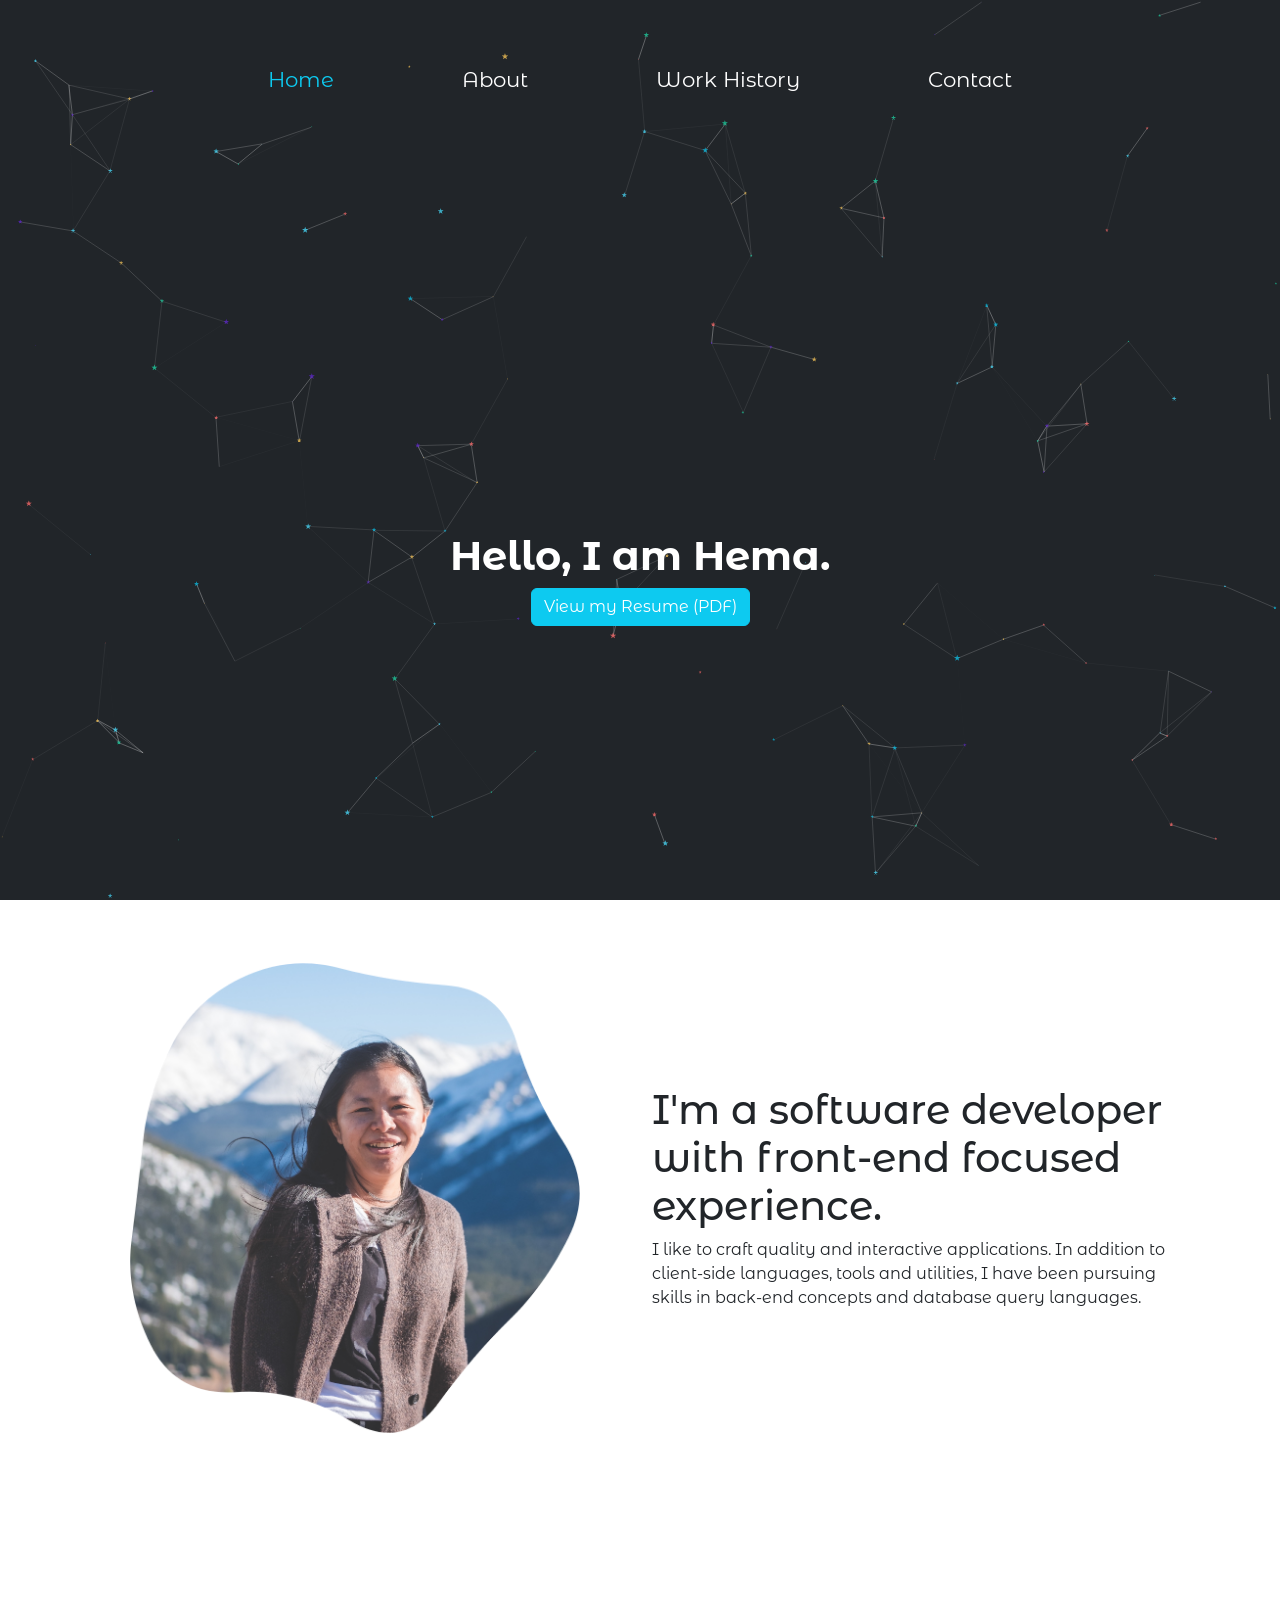
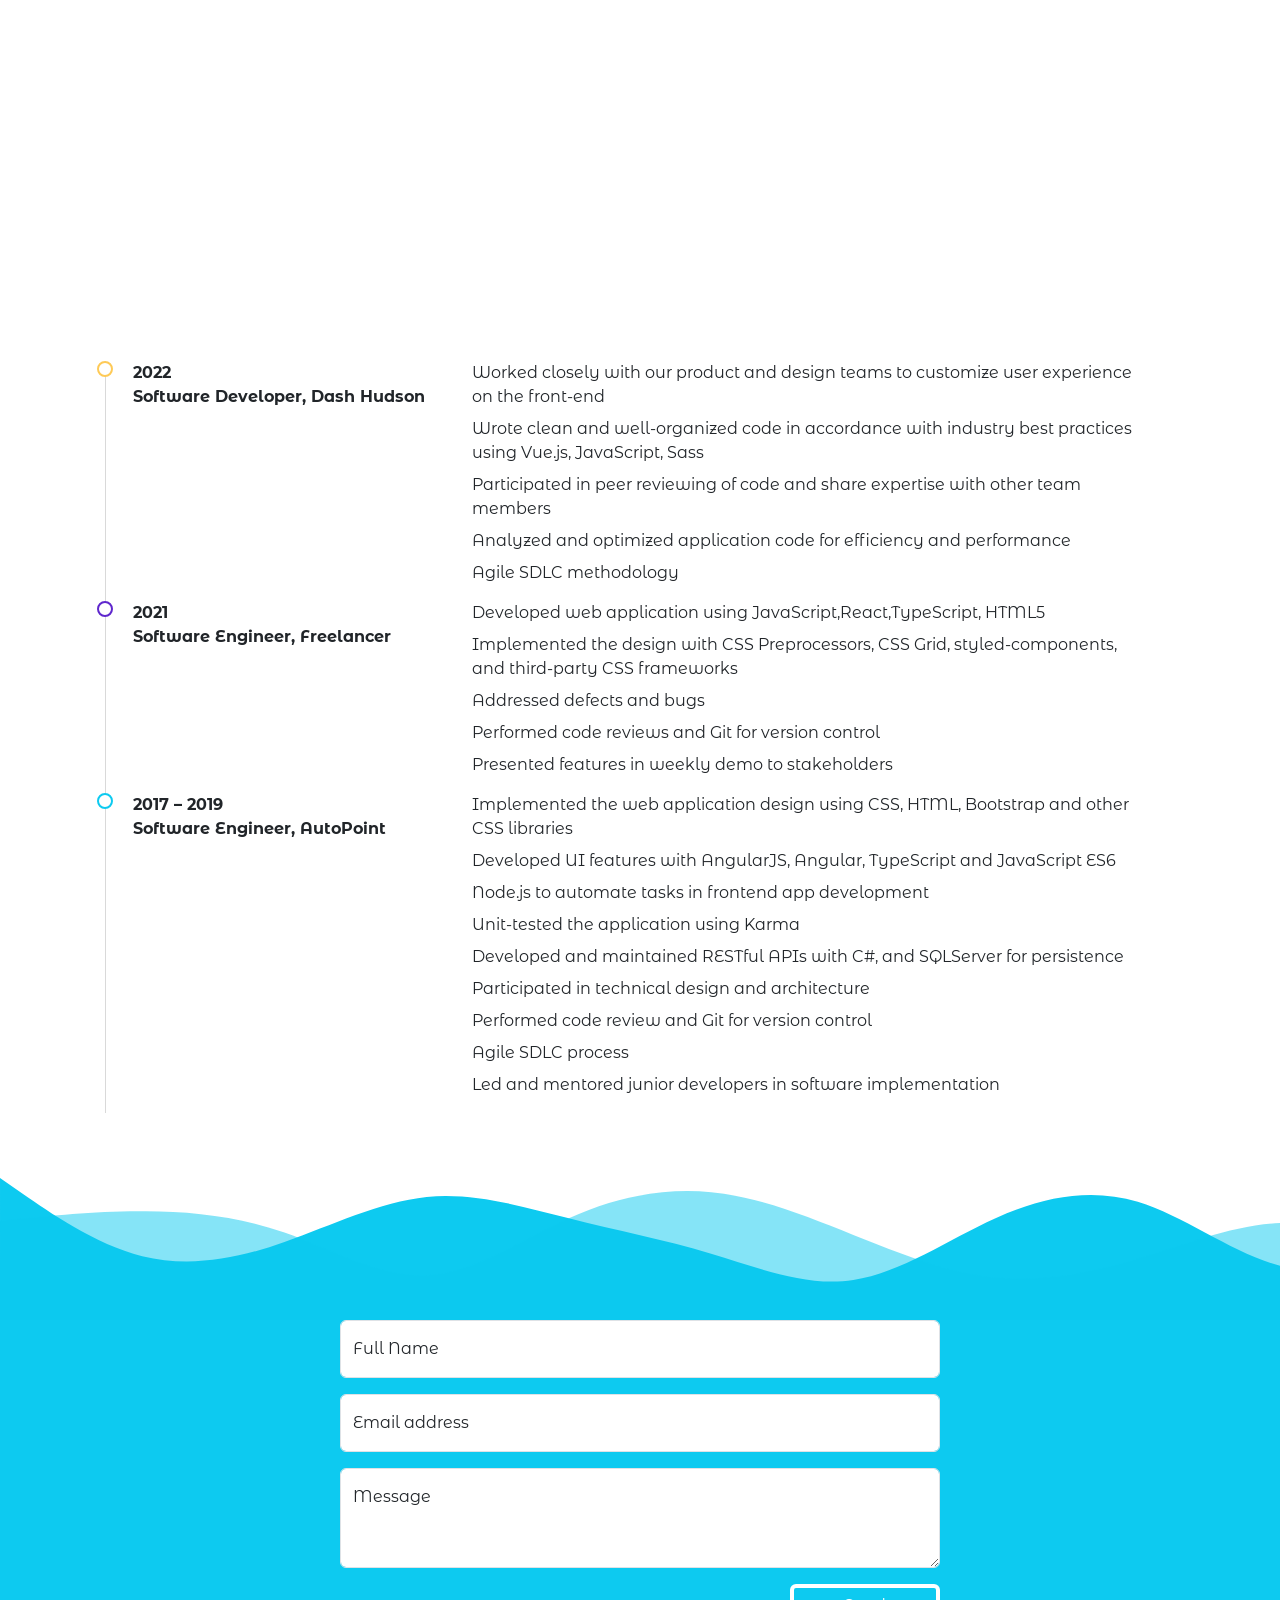
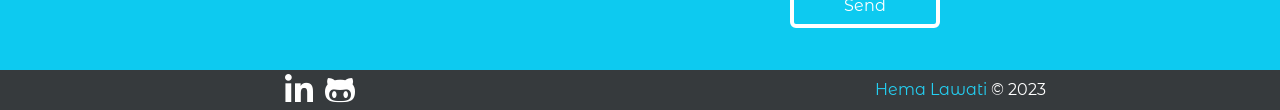
<file: index.html>
<!DOCTYPE html>
<html>
	<head>
		<meta charset="utf-8" />
		<meta name="viewport" content="width=device-width, initial-scale=1" />

		<script
			src="https://code.jquery.com/jquery-3.2.1.slim.min.js"
			integrity="sha384-KJ3o2DKtIkvYIK3UENzmM7KCkRr/rE9/Qpg6aAZGJwFDMVNA/GpGFF93hXpG5KkN"
			crossorigin="anonymous"
		></script>
		<link
			href="https://cdn.jsdelivr.net/npm/bootstrap@5.0.0-beta3/dist/css/bootstrap.min.css"
			rel="stylesheet"
			integrity="sha384-eOJMYsd53ii+scO/bJGFsiCZc+5NDVN2yr8+0RDqr0Ql0h+rP48ckxlpbzKgwra6"
			crossorigin="anonymous"
		/>
		<script
			src="https://maxcdn.bootstrapcdn.com/bootstrap/4.0.0/js/bootstrap.min.js"
			integrity="sha384-JZR6Spejh4U02d8jOt6vLEHfe/JQGiRRSQQxSfFWpi1MquVdAyjUar5+76PVCmYl"
			crossorigin="anonymous"
		></script>
		<script
			src="https://cdn.jsdelivr.net/npm/bootstrap@5.0.2/dist/js/bootstrap.bundle.min.js"
			integrity="sha384-MrcW6ZMFYlzcLA8Nl+NtUVF0sA7MsXsP1UyJoMp4YLEuNSfAP+JcXn/tWtIaxVXM"
			crossorigin="anonymous"
		></script>
		<link rel="preconnect" href="https://fonts.gstatic.com" />
		<link
			href="https://fonts.googleapis.com/css2?family=Montserrat+Alternates:wght@200&display=swap"
			rel="stylesheet"
		/>
		<link href="css/all.css" rel="stylesheet" />
		<link rel="stylesheet" href="css/style.css" />
		<script type="text/javascript" src="javascript/main-page.js"></script>
		<link rel="icon" type="image/x-icon" href="favicon.ico" />

		<title>Hema Lawati</title>
	</head>
	<body data-spy="scroll" data-target="#mainNav" data-offset="150">
		<nav class="navbar navbar-expand-md fixed-top">
			<button
				class="navbar-toggler"
				type="button"
				data-toggle="collapse"
				data-target="#mainNav"
				aria-controls="mainNav"
				aria-expanded="false"
				aria-label="Toggle navigation"
				onclick="hideOrShowIntro()"
			>
				<i class="fas fa-2x fa-bars fa-inverse"></i>
			</button>
			<div class="collapse navbar-collapse" id="mainNav">
				<ul class="nav nav-pills">
					<li class="nav-item p-sm-4 p-lg-5">
						<a class="nav-link active" href="#home">Home</a>
					</li>
					<li class="nav-item p-sm-4 p-lg-5">
						<a class="nav-link" href="#about">About</a>
					</li>
					<li class="nav-item p-sm-4 p-lg-5">
						<a class="nav-link" href="#work-history">Work History</a>
					</li>
					<li class="nav-item p-sm-4 p-lg-5">
						<a class="nav-link" href="#contact">Contact</a>
					</li>
				</ul>
			</div>
		</nav>
		<section id="home">
			<div id="particles-js" class="bg-dark"></div>
			<center class="greeting">
				<h1 class="fw-bold text-white">Hello, I am Hema.</h1>
				<a href="Hema_Lawati_Resume.pdf" target="_blank">
					<button class="btn btn-outline-info resume-pdf">
						View my Resume (PDF)
					</button>
				</a>
			</center>
		</section>
		<section id="about">
			<div class="container d-flex">
				<div class="row align-items-center">
					<div class="col-lg-6 col-md-6 col-12">
						<img
							class="img-fluid p-lg-5"
							src="images/profile-photo.png"
							alt="profile-photo"
						/>
					</div>
					<div class="col-lg-6 col-md-6 col-12">
						<h1>
							I'm a software developer with front-end focused experience.
						</h1>
						I like to craft quality and interactive applications. In
						addition to client-side languages, tools and utilities, I have been
						pursuing skills in back-end concepts and database query languages.
					</div>
				</div>
			</div>
		</section>
		<section class="parallax-1"></section>
		<!-- <section id="work-history">
			<div class="timeline d-flex align-items-center">
				<ul>
					<li>
						<div class="bullet purple"></div>
						<div class="job-time-title">
							<p class="fw-bolder">
								August 2019 – December 2020<br />Software Engineer, Freelancer
							</p>
						</div>
						<div class="job-description">
							<dl>
								<dd>
									Develop web application using JavaScript,React,TypeScript,
									HTML5
								</dd>
								<dd>
									Implement the design with CSS Preprocessors, CSS Grid,
									styled-components, and third-party CSS frameworks
								</dd>
								<dd>Address defects and bugs</dd>
								<dd>Perform code reviews and Git for version control</dd>
								<dd>Present features in weekly demo to stakeholders</dd>
							</dl>
						</div>
					</li>
					<li>
						<div class="bullet blue"></div>
						<div class="job-time-title">
							<p class="fw-bolder">
								July 2016 – June 2019<br />Software Engineer, AutoPoint
							</p>
						</div>
						<div class="job-description">
							<dl>
								<dd>
									Implement the web application design using CSS, HTML,
									Bootstrap and other CSS libraries
								</dd>
								<dd>
									Develop UI features with AngularJS, Angular, TypeScript and
									JavaScript ES6
								</dd>
								<dd>Node.js to automate tasks in frontend app development</dd>
								<dd>Unit-testing the application using Karma</dd>
								<dd>
									Develop and maintain RESTful APIs with C#, and SQLServer for
									persistence
								</dd>
								<dd>Participate in technical design and architecture</dd>
								<dd>Perform code review and Git for version control</dd>
								<dd>Agile SDLC process</dd>
								<dd>
									Lead and mentor junior developers in software implementation
								</dd>
							</dl>
						</div>
					</li>
					<li>
						<div class="bullet yellow"></div>
						<div class="job-time-title">
							<p class="fw-bolder">
								December 2015 – July 2016<br />Software Developer, Egen
							</p>
						</div>
						<div class="job-description">
							<dl>
								<dd>
									Assist the design and implementation of applications using
									AngularJS
								</dd>
								<dd>
									Adhere to company development standards for coding, unit
									testing, integration testing and other best practices
								</dd>
								<dd>
									Discuss and decide processes to upgrade to Angular,
									Typescript, ES6
								</dd>
								<dd>Address bugs and defects</dd>
								<dd>Provide estimates on features and defects delivery</dd>
								<dd>
									Source code management Sourcetree, Bitbucket and Teamcity
								</dd>
							</dl>
						</div>
					</li>
				</ul>
			</div>
		</section> -->

		<!--Bank of Canada-->

		<section id="work-history">
			<div class="timeline d-flex align-items-center">
				<ul>
					<li>
						<div class="bullet yellow"></div>
						<div class="job-time-title">
							<p class="fw-bolder">
								2022<br />Software Developer, Dash Hudson
							</p>
						</div>
						<div class="job-description">
							<dl>
								<dd>
									Worked closely with our product and design teams to customize
									user experience on the front-end
								</dd>
								<dd>
									Wrote clean and well-organized code in accordance with industry best practices using Vue.js, JavaScript, Sass
								</dd>
								<dd>
									Participated in peer reviewing of code and share expertise with other team members
								</dd>
								<dd>Analyzed and optimized application code for efficiency and performance</dd>
								<dd>Agile SDLC methodology</dd>
							</dl>
						</div>
					</li>
					<li>
						<div class="bullet purple"></div>
						<div class="job-time-title">
							<p class="fw-bolder">
								2021<br />Software Engineer, Freelancer
							</p>
						</div>
						<div class="job-description">
							<dl>
								<dd>
									Developed web application using JavaScript,React,TypeScript,
									HTML5
								</dd>
								<dd>
									Implemented the design with CSS Preprocessors, CSS Grid,
									styled-components, and third-party CSS frameworks
								</dd>
								<dd>Addressed defects and bugs</dd>
								<dd>Performed code reviews and Git for version control</dd>
								<dd>Presented features in weekly demo to stakeholders</dd>
							</dl>
						</div>
					</li>
					<li>
						<div class="bullet blue"></div>
						<div class="job-time-title">
							<p class="fw-bolder">
								2017 – 2019<br />Software Engineer, AutoPoint
							</p>
						</div>
						<div class="job-description">
							<dl>
								<dd>
									Implemented the web application design using CSS, HTML,
									Bootstrap and other CSS libraries
								</dd>
								<dd>
									Developed UI features with AngularJS, Angular, TypeScript and
									JavaScript ES6
								</dd>
								<dd>Node.js to automate tasks in frontend app development</dd>
								<dd>Unit-tested the application using Karma</dd>
								<dd>
									Developed and maintained RESTful APIs with C#, and SQLServer for
									persistence
								</dd>
								<dd>Participated in technical design and architecture</dd>
								<dd>Performed code review and Git for version control</dd>
								<dd>Agile SDLC process</dd>
								<dd>
									Led and mentored junior developers in software implementation
								</dd>
							</dl>
						</div>
					</li>
				</ul>
			</div>
		</section>


		<svg viewBox="0 0 1440 160" xmlns="http://www.w3.org/2000/svg">
			<path
				fill="#0dcaf0"
				d="M0,0L26.7,18.7C53.3,37,107,75,160,88C213.3,101,267,91,320,72C373.3,53,427,27,480,21.3C533.3,16,587,32,640,45.3C693.3,59,747,69,800,85.3C853.3,101,907,123,960,114.7C1013.3,107,1067,69,1120,45.3C1173.3,21,1227,11,1280,26.7C1333.3,43,1387,85,1440,98.7C1493.3,112,1547,96,1600,93.3C1653.3,91,1707,101,1760,106.7C1813.3,112,1867,112,1920,112C1973.3,112,2027,112,2080,114.7C2133.3,117,2187,123,2240,114.7C2293.3,107,2347,85,2400,80C2453.3,75,2507,85,2560,77.3C2613.3,69,2667,43,2720,34.7C2773.3,27,2827,37,2880,56C2933.3,75,2987,101,3040,96C3093.3,91,3147,53,3200,50.7C3253.3,48,3307,80,3360,93.3C3413.3,107,3467,101,3520,104C3573.3,107,3627,117,3680,109.3C3733.3,101,3787,75,3813,61.3L3840,48L3840,160L3813.3,160C3786.7,160,3733,160,3680,160C3626.7,160,3573,160,3520,160C3466.7,160,3413,160,3360,160C3306.7,160,3253,160,3200,160C3146.7,160,3093,160,3040,160C2986.7,160,2933,160,2880,160C2826.7,160,2773,160,2720,160C2666.7,160,2613,160,2560,160C2506.7,160,2453,160,2400,160C2346.7,160,2293,160,2240,160C2186.7,160,2133,160,2080,160C2026.7,160,1973,160,1920,160C1866.7,160,1813,160,1760,160C1706.7,160,1653,160,1600,160C1546.7,160,1493,160,1440,160C1386.7,160,1333,160,1280,160C1226.7,160,1173,160,1120,160C1066.7,160,1013,160,960,160C906.7,160,853,160,800,160C746.7,160,693,160,640,160C586.7,160,533,160,480,160C426.7,160,373,160,320,160C266.7,160,213,160,160,160C106.7,160,53,160,27,160L0,160Z"
			></path>
			<path
				opacity="0.5"
				fill="#0dcaf0"
				d="M0,48L26.7,45.3C53.3,43,107,37,160,37.3C213.3,37,267,43,320,61.3C373.3,80,427,112,480,109.3C533.3,107,587,69,640,45.3C693.3,21,747,11,800,16C853.3,21,907,43,960,64C1013.3,85,1067,107,1120,112C1173.3,117,1227,107,1280,90.7C1333.3,75,1387,53,1440,50.7C1493.3,48,1547,64,1600,61.3C1653.3,59,1707,37,1760,42.7C1813.3,48,1867,80,1920,90.7C1973.3,101,2027,91,2080,88C2133.3,85,2187,91,2240,101.3C2293.3,112,2347,128,2400,136C2453.3,144,2507,144,2560,138.7C2613.3,133,2667,123,2720,106.7C2773.3,91,2827,69,2880,58.7C2933.3,48,2987,48,3040,53.3C3093.3,59,3147,69,3200,74.7C3253.3,80,3307,80,3360,74.7C3413.3,69,3467,59,3520,45.3C3573.3,32,3627,16,3680,16C3733.3,16,3787,32,3813,40L3840,48L3840,160L3813.3,160C3786.7,160,3733,160,3680,160C3626.7,160,3573,160,3520,160C3466.7,160,3413,160,3360,160C3306.7,160,3253,160,3200,160C3146.7,160,3093,160,3040,160C2986.7,160,2933,160,2880,160C2826.7,160,2773,160,2720,160C2666.7,160,2613,160,2560,160C2506.7,160,2453,160,2400,160C2346.7,160,2293,160,2240,160C2186.7,160,2133,160,2080,160C2026.7,160,1973,160,1920,160C1866.7,160,1813,160,1760,160C1706.7,160,1653,160,1600,160C1546.7,160,1493,160,1440,160C1386.7,160,1333,160,1280,160C1226.7,160,1173,160,1120,160C1066.7,160,1013,160,960,160C906.7,160,853,160,800,160C746.7,160,693,160,640,160C586.7,160,533,160,480,160C426.7,160,373,160,320,160C266.7,160,213,160,160,160C106.7,160,53,160,27,160L0,160Z"
			></path>
		</svg>
		<section id="contact">
			<div class="d-flex justify-content-center">
				<form class="contact-form" id="contact-form" autocomplete="off">
					<div class="form-floating mb-3">
						<input
							id="name"
							class="form-control"
							type="text"
							name="name"
							placeholder="Full Name"
							required
						/>
						<label for="name">Full Name</label>
					</div>
					<div class="form-floating mb-3">
						<input
							id="email"
							class="form-control"
							type="email"
							name="email"
							placeholder="Email address"
							required
						/>
						<label for="email">Email address</label>
					</div>
					<div class="form-floating mb-3">
						<textarea
							id="message"
							class="form-control"
							name="message"
							placeholder="Message"
							required
						></textarea>
						<label for="message">Message</label>
					</div>
					<button
						type="submit"
						class="btn btn-outline-info form-submit float-end w-25"
						data-bs-toggle="modal"
						data-bs-target="#staticBackdrop"
					>
						Send
					</button>
				</form>
			</div>
			<div
				class="modal fade"
				id="staticBackdrop"
				data-bs-backdrop="static"
				data-bs-keyboard="false"
				tabindex="-1"
				aria-labelledby="staticBackdropLabel"
				aria-hidden="true"
			>
				<div class="modal-dialog modal-dialog-centered">
					<div class="modal-content">
						<div class="modal-body">
							<h3>
								Thank you, <span class="full-name"></span>.
								<p>Your message has been sent.</p>
							</h3>
						</div>
						<div class="modal-footer">
							<button
								type="button"
								class="btn btn-info"
								data-bs-dismiss="modal"
							>
								Close
							</button>
						</div>
					</div>
				</div>
			</div>
		</section>
		<footer class="container-fluid">
			<div class="row align-items-center">
				<div class="col-lg-6 col-md-6 col-12 text-center">
					<a href="https://www.linkedin.com/in/lawatih/" target="_blank">
						<i class="fab fa-linkedin-in fa-2x m-1"></i>
					</a>
					<a href="https://github.com/hemalawati" target="_blank">
						<i class="fab fa-github-alt fa-2x m-1"></i>
					</a>
				</div>
				<div class="col-lg-6 col-md-6 col-12 text-center">
					<span class="text-info">Hema Lawati</span>
					<span class="text-white"> &copy 2023</span>
				</div>
			</div>
		</footer>
		<script type="text/javascript" src="javascript/particles.min.js"></script>
		<script type="text/javascript" src="javascript/app.js"></script>
	</body>
</html>
</file>
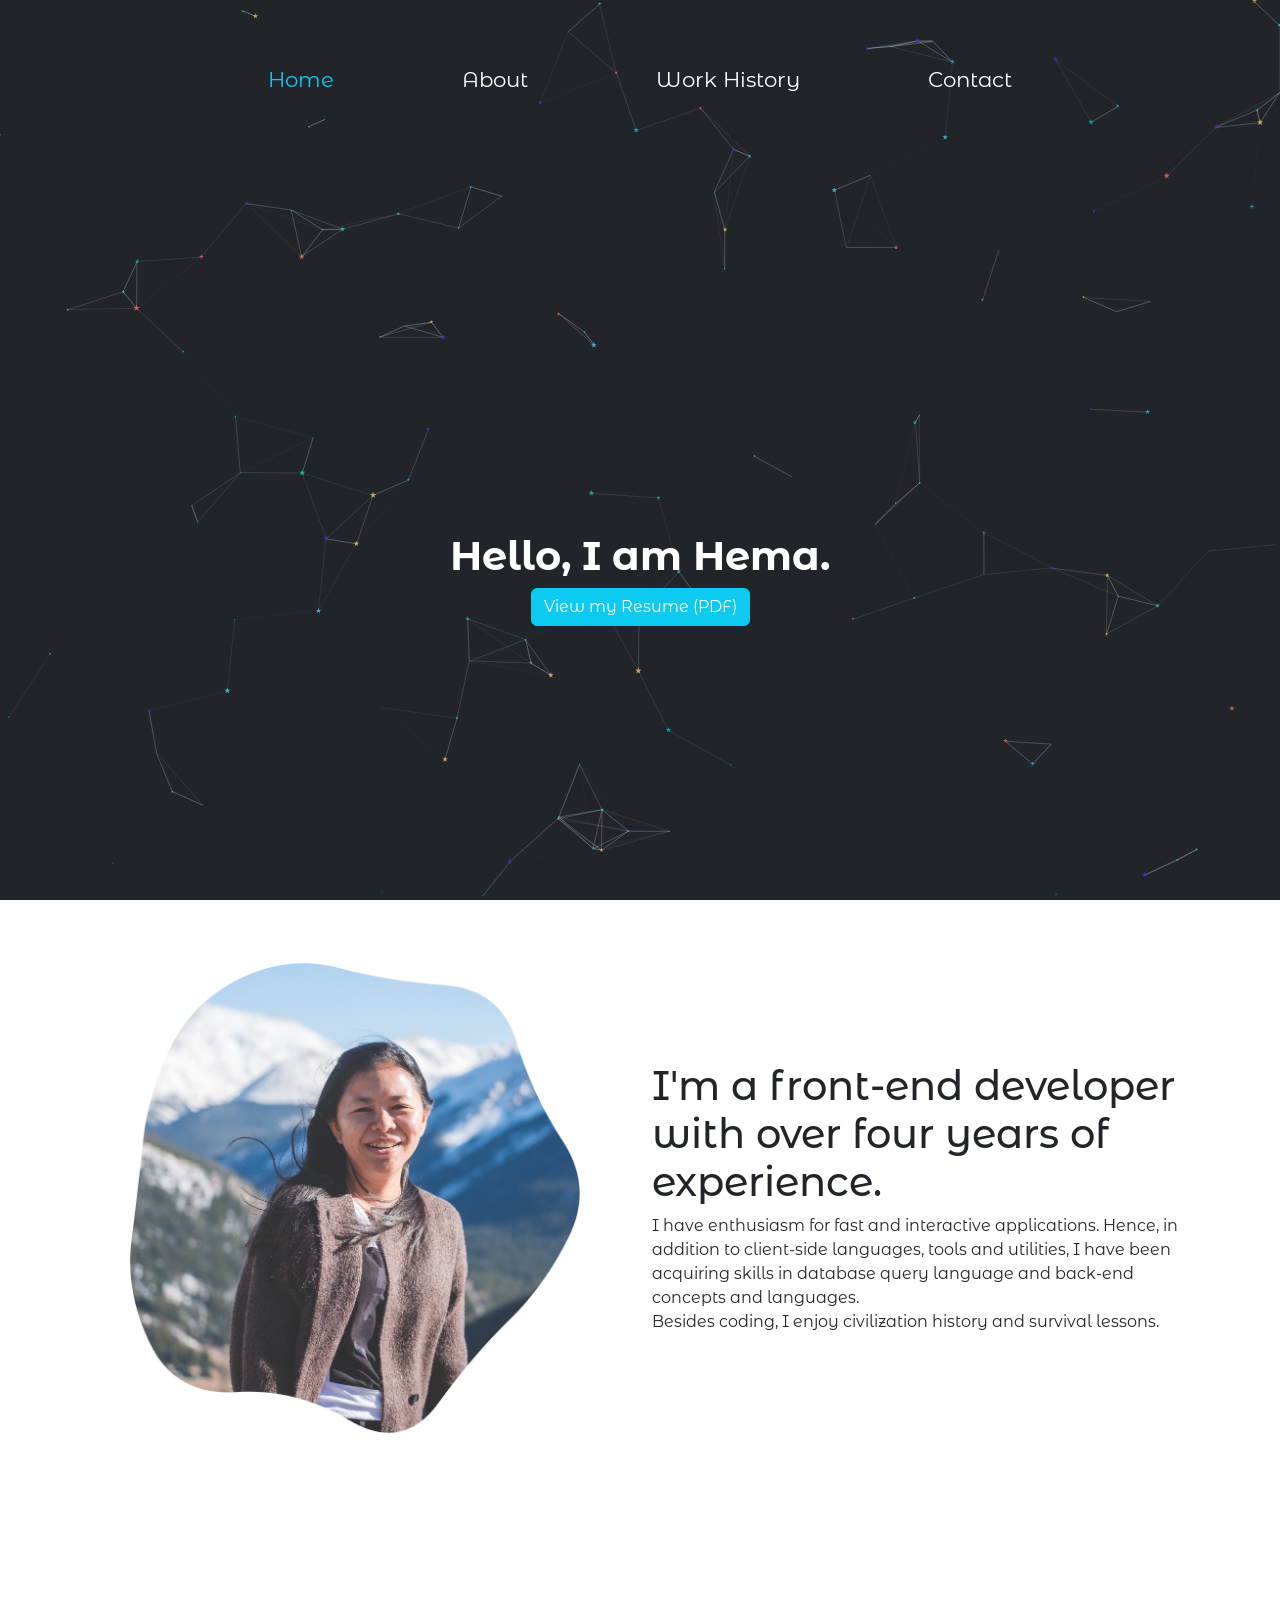
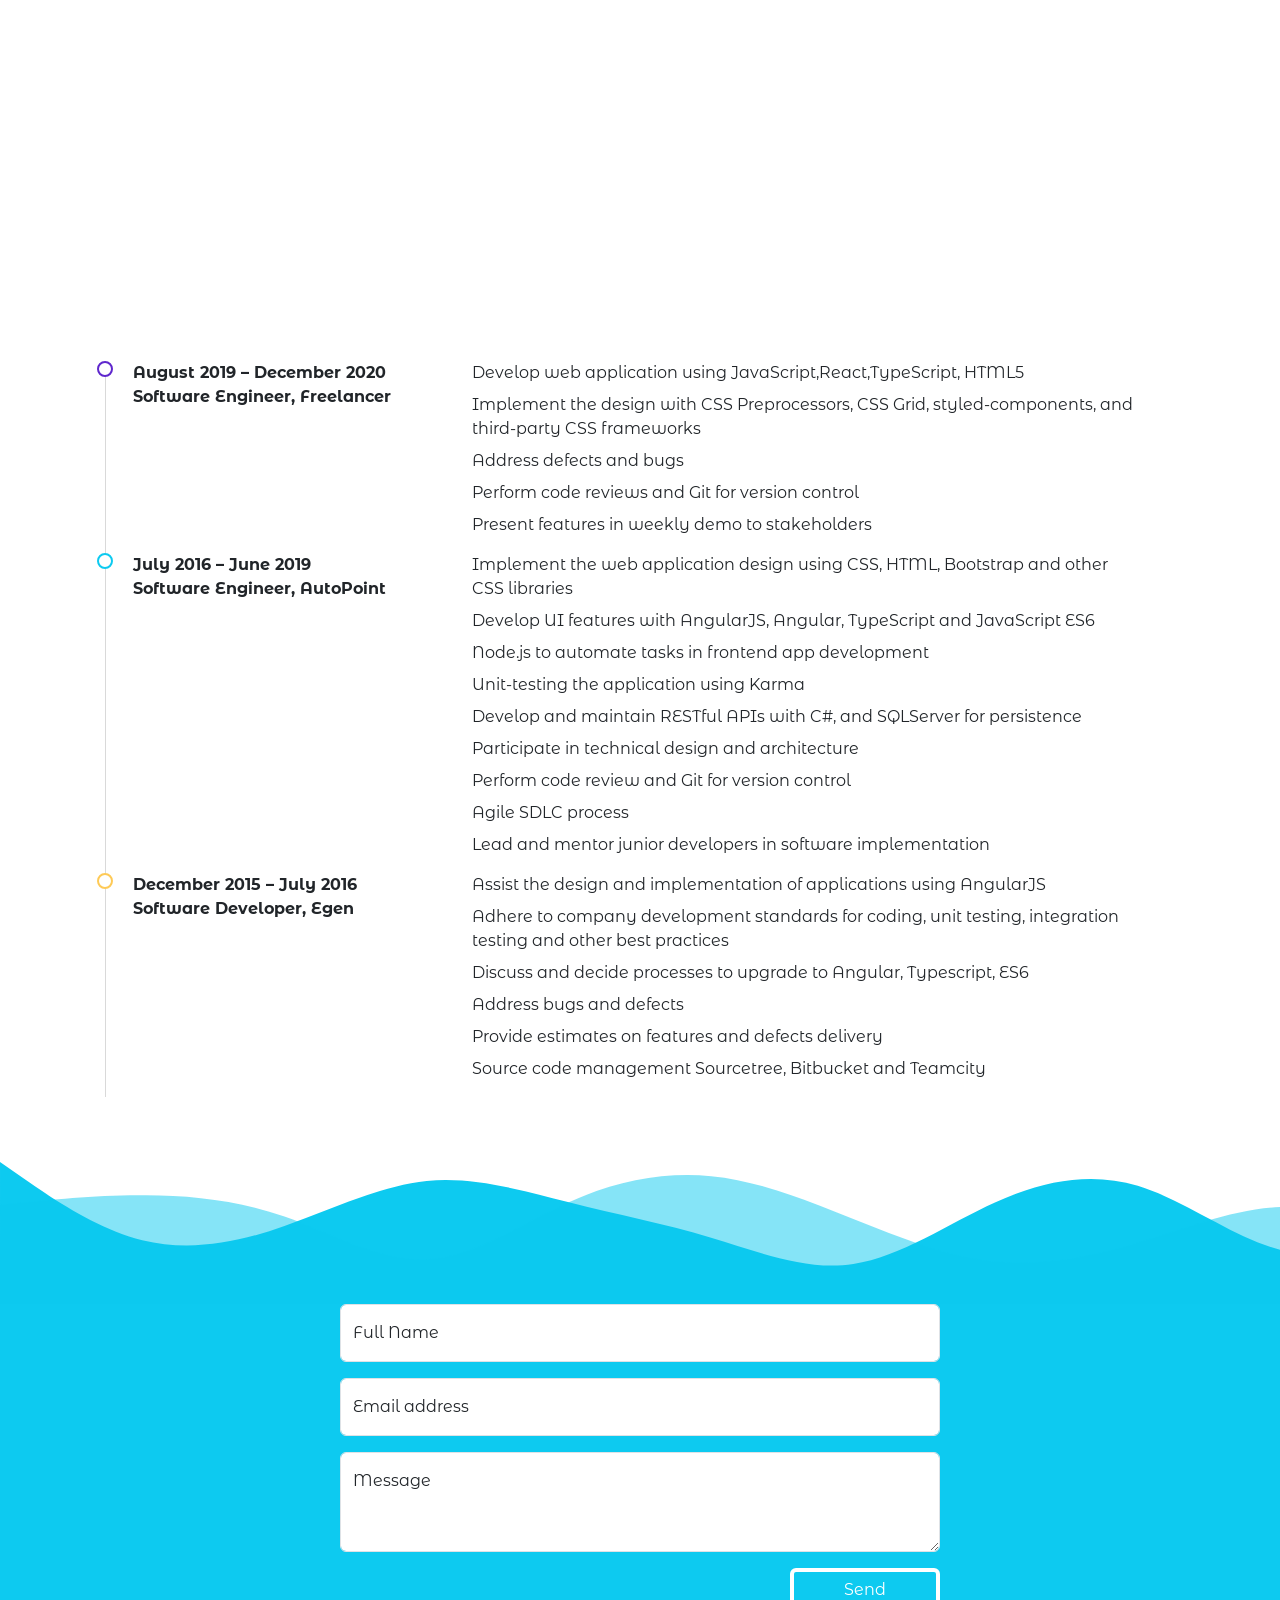
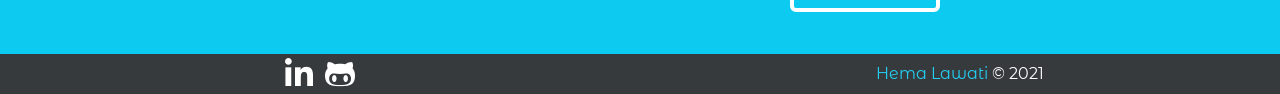
<file: main-page.html>
<!DOCTYPE html>
<html>
	<head>
		<meta charset="utf-8" />
		<meta name="viewport" content="width=device-width, initial-scale=1" />

		<script
			src="https://code.jquery.com/jquery-3.2.1.slim.min.js"
			integrity="sha384-KJ3o2DKtIkvYIK3UENzmM7KCkRr/rE9/Qpg6aAZGJwFDMVNA/GpGFF93hXpG5KkN"
			crossorigin="anonymous"
		></script>
		<link
			href="https://cdn.jsdelivr.net/npm/bootstrap@5.0.0-beta3/dist/css/bootstrap.min.css"
			rel="stylesheet"
			integrity="sha384-eOJMYsd53ii+scO/bJGFsiCZc+5NDVN2yr8+0RDqr0Ql0h+rP48ckxlpbzKgwra6"
			crossorigin="anonymous"
		/>
		<script
			src="https://maxcdn.bootstrapcdn.com/bootstrap/4.0.0/js/bootstrap.min.js"
			integrity="sha384-JZR6Spejh4U02d8jOt6vLEHfe/JQGiRRSQQxSfFWpi1MquVdAyjUar5+76PVCmYl"
			crossorigin="anonymous"
		></script>
		<link rel="preconnect" href="https://fonts.gstatic.com" />
		<link
			href="https://fonts.googleapis.com/css2?family=Montserrat+Alternates:wght@200&display=swap"
			rel="stylesheet"
		/>
		<link href="css/all.css" rel="stylesheet" />
		<link rel="stylesheet" href="css/style.css" />
		<script type="text/javascript" src="javascript/main-page.js"></script>
		<link rel="icon" type="image/x-icon" href="favicon.ico" />

		<title>Hema Lawati</title>
	</head>
	<body data-spy="scroll" data-target="#mainNav" data-offset="150">
		<nav class="navbar navbar-expand-md fixed-top">
			<button
				class="navbar-toggler"
				type="button"
				data-toggle="collapse"
				data-target="#mainNav"
				aria-controls="mainNav"
				aria-expanded="false"
				aria-label="Toggle navigation"
				onclick="hideOrShowIntro()"
			>
				<i class="fas fa-2x fa-bars fa-inverse"></i>
			</button>
			<div class="collapse navbar-collapse" id="mainNav">
				<ul class="nav nav-pills">
					<li class="nav-item p-sm-4 p-lg-5">
						<a class="nav-link active" href="#home">Home</a>
					</li>
					<li class="nav-item p-sm-4 p-lg-5">
						<a class="nav-link" href="#about">About</a>
					</li>
					<li class="nav-item p-sm-4 p-lg-5">
						<a class="nav-link" href="#work-history">Work History</a>
					</li>
					<li class="nav-item p-sm-4 p-lg-5">
						<a class="nav-link" href="#contact">Contact</a>
					</li>
				</ul>
			</div>
		</nav>
		<section id="home">
			<div id="particles-js" class="bg-dark"></div>
			<center class="greeting">
				<h1 class="fw-bold text-white">Hello, I am Hema.</h1>
				<a href="Hema_Lawati_Resume.pdf" target="_blank">
					<button class="btn btn-outline-info resume-pdf">
						View my Resume (PDF)
					</button>
				</a>
			</center>
		</section>
		<section id="about">
			<div class="container d-flex">
				<div class="row align-items-center">
					<div class="col-lg-6 col-md-6 col-12">
						<img
							class="img-fluid p-lg-5"
							src="images/profile-photo.png"
							alt="profile-photo"
						/>
					</div>
					<div class="col-lg-6 col-md-6 col-12">
						<h1>
							I'm a front-end developer with over four years of experience.
						</h1>
						I have enthusiasm for fast and interactive applications. Hence, in
						addition to client-side languages, tools and utilities, I have been
						acquiring skills in database query language and back-end concepts
						and languages.<br />
						Besides coding, I enjoy civilization history and survival lessons.
					</div>
				</div>
			</div>
		</section>
		<section class="parallax-1"></section>
		<section id="work-history">
			<div class="timeline d-flex align-items-center">
				<ul>
					<li>
						<div class="bullet purple"></div>
						<div class="job-time-title">
							<p class="fw-bolder">
								August 2019 – December 2020<br />Software Engineer, Freelancer
							</p>
						</div>
						<div class="job-description">
							<dl>
								<dd>
									Develop web application using JavaScript,React,TypeScript,
									HTML5
								</dd>
								<dd>
									Implement the design with CSS Preprocessors, CSS Grid,
									styled-components, and third-party CSS frameworks
								</dd>
								<dd>Address defects and bugs</dd>
								<dd>Perform code reviews and Git for version control</dd>
								<dd>Present features in weekly demo to stakeholders</dd>
							</dl>
						</div>
					</li>
					<li>
						<div class="bullet blue"></div>
						<div class="job-time-title">
							<p class="fw-bolder">
								July 2016 – June 2019<br />Software Engineer, AutoPoint
							</p>
						</div>
						<div class="job-description">
							<dl>
								<dd>
									Implement the web application design using CSS, HTML,
									Bootstrap and other CSS libraries
								</dd>
								<dd>
									Develop UI features with AngularJS, Angular, TypeScript and
									JavaScript ES6
								</dd>
								<dd>Node.js to automate tasks in frontend app development</dd>
								<dd>Unit-testing the application using Karma</dd>
								<dd>
									Develop and maintain RESTful APIs with C#, and SQLServer for
									persistence
								</dd>
								<dd>Participate in technical design and architecture</dd>
								<dd>Perform code review and Git for version control</dd>
								<dd>Agile SDLC process</dd>
								<dd>
									Lead and mentor junior developers in software implementation
								</dd>
							</dl>
						</div>
					</li>
					<li>
						<div class="bullet yellow"></div>
						<div class="job-time-title">
							<p class="fw-bolder">
								December 2015 – July 2016<br />Software Developer, Egen
							</p>
						</div>
						<div class="job-description">
							<dl>
								<dd>
									Assist the design and implementation of applications using
									AngularJS
								</dd>
								<dd>
									Adhere to company development standards for coding, unit
									testing, integration testing and other best practices
								</dd>
								<dd>
									Discuss and decide processes to upgrade to Angular,
									Typescript, ES6
								</dd>
								<dd>Address bugs and defects</dd>
								<dd>Provide estimates on features and defects delivery</dd>
								<dd>
									Source code management Sourcetree, Bitbucket and Teamcity
								</dd>
							</dl>
						</div>
					</li>
				</ul>
			</div>
		</section>
		<svg viewBox="0 0 1440 160" xmlns="http://www.w3.org/2000/svg">
			<path
				fill="#0dcaf0"
				d="M0,0L26.7,18.7C53.3,37,107,75,160,88C213.3,101,267,91,320,72C373.3,53,427,27,480,21.3C533.3,16,587,32,640,45.3C693.3,59,747,69,800,85.3C853.3,101,907,123,960,114.7C1013.3,107,1067,69,1120,45.3C1173.3,21,1227,11,1280,26.7C1333.3,43,1387,85,1440,98.7C1493.3,112,1547,96,1600,93.3C1653.3,91,1707,101,1760,106.7C1813.3,112,1867,112,1920,112C1973.3,112,2027,112,2080,114.7C2133.3,117,2187,123,2240,114.7C2293.3,107,2347,85,2400,80C2453.3,75,2507,85,2560,77.3C2613.3,69,2667,43,2720,34.7C2773.3,27,2827,37,2880,56C2933.3,75,2987,101,3040,96C3093.3,91,3147,53,3200,50.7C3253.3,48,3307,80,3360,93.3C3413.3,107,3467,101,3520,104C3573.3,107,3627,117,3680,109.3C3733.3,101,3787,75,3813,61.3L3840,48L3840,160L3813.3,160C3786.7,160,3733,160,3680,160C3626.7,160,3573,160,3520,160C3466.7,160,3413,160,3360,160C3306.7,160,3253,160,3200,160C3146.7,160,3093,160,3040,160C2986.7,160,2933,160,2880,160C2826.7,160,2773,160,2720,160C2666.7,160,2613,160,2560,160C2506.7,160,2453,160,2400,160C2346.7,160,2293,160,2240,160C2186.7,160,2133,160,2080,160C2026.7,160,1973,160,1920,160C1866.7,160,1813,160,1760,160C1706.7,160,1653,160,1600,160C1546.7,160,1493,160,1440,160C1386.7,160,1333,160,1280,160C1226.7,160,1173,160,1120,160C1066.7,160,1013,160,960,160C906.7,160,853,160,800,160C746.7,160,693,160,640,160C586.7,160,533,160,480,160C426.7,160,373,160,320,160C266.7,160,213,160,160,160C106.7,160,53,160,27,160L0,160Z"
			></path>
			<path
				opacity="0.5"
				fill="#0dcaf0"
				d="M0,48L26.7,45.3C53.3,43,107,37,160,37.3C213.3,37,267,43,320,61.3C373.3,80,427,112,480,109.3C533.3,107,587,69,640,45.3C693.3,21,747,11,800,16C853.3,21,907,43,960,64C1013.3,85,1067,107,1120,112C1173.3,117,1227,107,1280,90.7C1333.3,75,1387,53,1440,50.7C1493.3,48,1547,64,1600,61.3C1653.3,59,1707,37,1760,42.7C1813.3,48,1867,80,1920,90.7C1973.3,101,2027,91,2080,88C2133.3,85,2187,91,2240,101.3C2293.3,112,2347,128,2400,136C2453.3,144,2507,144,2560,138.7C2613.3,133,2667,123,2720,106.7C2773.3,91,2827,69,2880,58.7C2933.3,48,2987,48,3040,53.3C3093.3,59,3147,69,3200,74.7C3253.3,80,3307,80,3360,74.7C3413.3,69,3467,59,3520,45.3C3573.3,32,3627,16,3680,16C3733.3,16,3787,32,3813,40L3840,48L3840,160L3813.3,160C3786.7,160,3733,160,3680,160C3626.7,160,3573,160,3520,160C3466.7,160,3413,160,3360,160C3306.7,160,3253,160,3200,160C3146.7,160,3093,160,3040,160C2986.7,160,2933,160,2880,160C2826.7,160,2773,160,2720,160C2666.7,160,2613,160,2560,160C2506.7,160,2453,160,2400,160C2346.7,160,2293,160,2240,160C2186.7,160,2133,160,2080,160C2026.7,160,1973,160,1920,160C1866.7,160,1813,160,1760,160C1706.7,160,1653,160,1600,160C1546.7,160,1493,160,1440,160C1386.7,160,1333,160,1280,160C1226.7,160,1173,160,1120,160C1066.7,160,1013,160,960,160C906.7,160,853,160,800,160C746.7,160,693,160,640,160C586.7,160,533,160,480,160C426.7,160,373,160,320,160C266.7,160,213,160,160,160C106.7,160,53,160,27,160L0,160Z"
			></path>
		</svg>
		<section id="contact">
			<div class="d-flex justify-content-center">
				<form
					class="contact-form"
					action="https://submit-form.com/AcsxvW0H"
					autocomplete="off"
				>
					<input type="hidden" name="_redirect" value="false" />
					<div class="form-floating mb-3">
						<input
							id="name"
							class="form-control"
							type="text"
							name="name"
							placeholder="Full Name"
							required
						/>
						<label for="name">Full Name</label>
					</div>
					<div class="form-floating mb-3">
						<input
							id="email"
							class="form-control"
							type="email"
							name="email"
							placeholder="Email address"
							required
						/>
						<label for="email">Email address</label>
					</div>
					<div class="form-floating mb-3">
						<textarea
							id="message"
							class="form-control"
							name="message"
							placeholder="Message"
							required
						></textarea>
						<label for="message">Message</label>
					</div>
					<button
						type="submit"
						class="btn btn-outline-info form-submit float-end w-25"
					>
						Send
					</button>
				</form>
			</div>
		</section>
		<footer class="container-fluid">
			<div class="row align-items-center">
				<div class="col-lg-6 col-md-6 col-12 text-center">
					<a href="https://www.linkedin.com/in/lawatih/" target="_blank">
						<i class="fab fa-linkedin-in fa-2x m-1"></i>
					</a>
					<a href="https://github.com/hemalawati" target="_blank">
						<i class="fab fa-github-alt fa-2x m-1"></i>
					</a>
				</div>
				<div class="col-lg-6 col-md-6 col-12 text-center">
					<span class="text-info">Hema Lawati</span>
					<span class="text-white"> &copy 2021</span>
				</div>
			</div>
		</footer>
		<script type="text/javascript" src="javascript/particles.min.js"></script>
		<script type="text/javascript" src="javascript/app.js"></script>
	</body>
</html>
</file>
<file: css/style.css>
* {
  font-family: 'Montserrat Alternates', sans-serif;
  margin: 0;
}
::-webkit-scrollbar {
  width: 10px;
}
::-webkit-scrollbar-track {
  background: linear-gradient(75deg, #1c1033 5%, #5f27cd 15%, #feca57 50%, #0dcaf0 100%);
}
::-webkit-scrollbar-thumb {
  background: transparent;
  box-shadow: 0px 0px 0px 100000vh #fff;
}
html {
  height: 100%;
}
footer {
  background-color: #212529;
  opacity: 0.9;
}
footer a {
  text-decoration: none;
  color: #fff;
}
footer a:hover {
  color: #0dcaf0;
}
#about {
  padding: 15px;
}
#contact {
  background: #0dcaf0;
  height: 350px;
}
#contact .contact-form {
  width: 600px;
}
#contact textarea {
  height: 100px;
}
#home {
  height: 100vh;
}
#particles-js {
  height: 100vh;
}
.form-control:focus {
  box-shadow: 0px 1px 1px #0dcaf0 inset, 0px 0px 8px #0dcaf0;
}
.form-submit,
.form-submit:hover {
  border: 4px solid;
  color: #fff;
}
.greeting {
  position: relative;
  bottom: 23rem;
}
.navbar-toggler:focus,
.btn:focus {
  box-shadow: none;
}
.navbar-toggler-expand {
  background-color: #212529;
  opacity: 0.9;
}
.navbar {
  font-size: 16pt;
}
.navbar .navbar-collapse {
  justify-content: center;
}
.nav-pills a {
  color: #fff;
}
.nav-pills .nav-link.active,
.nav-pills .nav-link:hover {
  color: #0dcaf0;
  background-color: transparent;
}
.parallax-1 {
  position: relative;
  min-height: 400px;
  background: url('../images/glacier-water.jpg') no-repeat fixed center;
  background-size: cover;
}
.resume-pdf {
  background-color: #0dcaf0;
  color: #fff;
}
.resume-pdf:hover {
  box-shadow: 0px 3px 3px #0dcaf0 inset, 0px 0px 6px #0dcaf0;
  color: #fff;
}
.scrolling-active {
  background-color: #212529;
  height: 60px;
  opacity: 0.9;
}
.timeline {
  padding: 65px;
}
.timeline ul {
  list-style: none;
  position: relative;
  margin: auto;
}
.timeline ul::before {
  content: ' ';
  height: 100%;
  width: 1px;
  background-color: #d9d9d9;
  position: absolute;
  top: 0;
  left: 2.5em;
  z-index: -1;
}
.timeline li div {
  display: inline-block;
  vertical-align: top;
}
.timeline .bullet {
  width: 1em;
  height: 1em;
  border-radius: 50%;
  background: #fff;
  margin-right: 1em;
}
.timeline .bullet.blue {
  border: 2px solid #0dcaf0;
}
.timeline .bullet.purple {
  border: 2px solid #5f27cd;
}
.timeline .bullet.yellow {
  border: 2px solid #feca57;
}
@media screen and (min-width: 1001px) {
  .job-time-title {
    width: 30%;
  }
  .job-description {
    width: 60%;
  }
}
@media screen and (max-width: 1000px) {
  .job-description {
    margin-left: 35px;
  }
}
@media screen and (max-width: 800px) {
  .timeline {
    padding: 20px;
  }
}
@media screen and (max-width: 767px) {
  .nav {
    flex-direction: column;
  }
  .navbar-collapse {
    font-size: 30px;
    text-align: center;
  }
}
@media screen and (max-width: 620px) {
  .contact-form {
    margin: 0 10px;
  }
}
@media screen and (max-width: 600px) {
  .timeline .bullet {
    margin-right: 0;
  }
  .timeline .ul {
    left: -1.5em;
  }
  .timeline .job-description {
    margin-left: 20px;
  }
}
</file>
